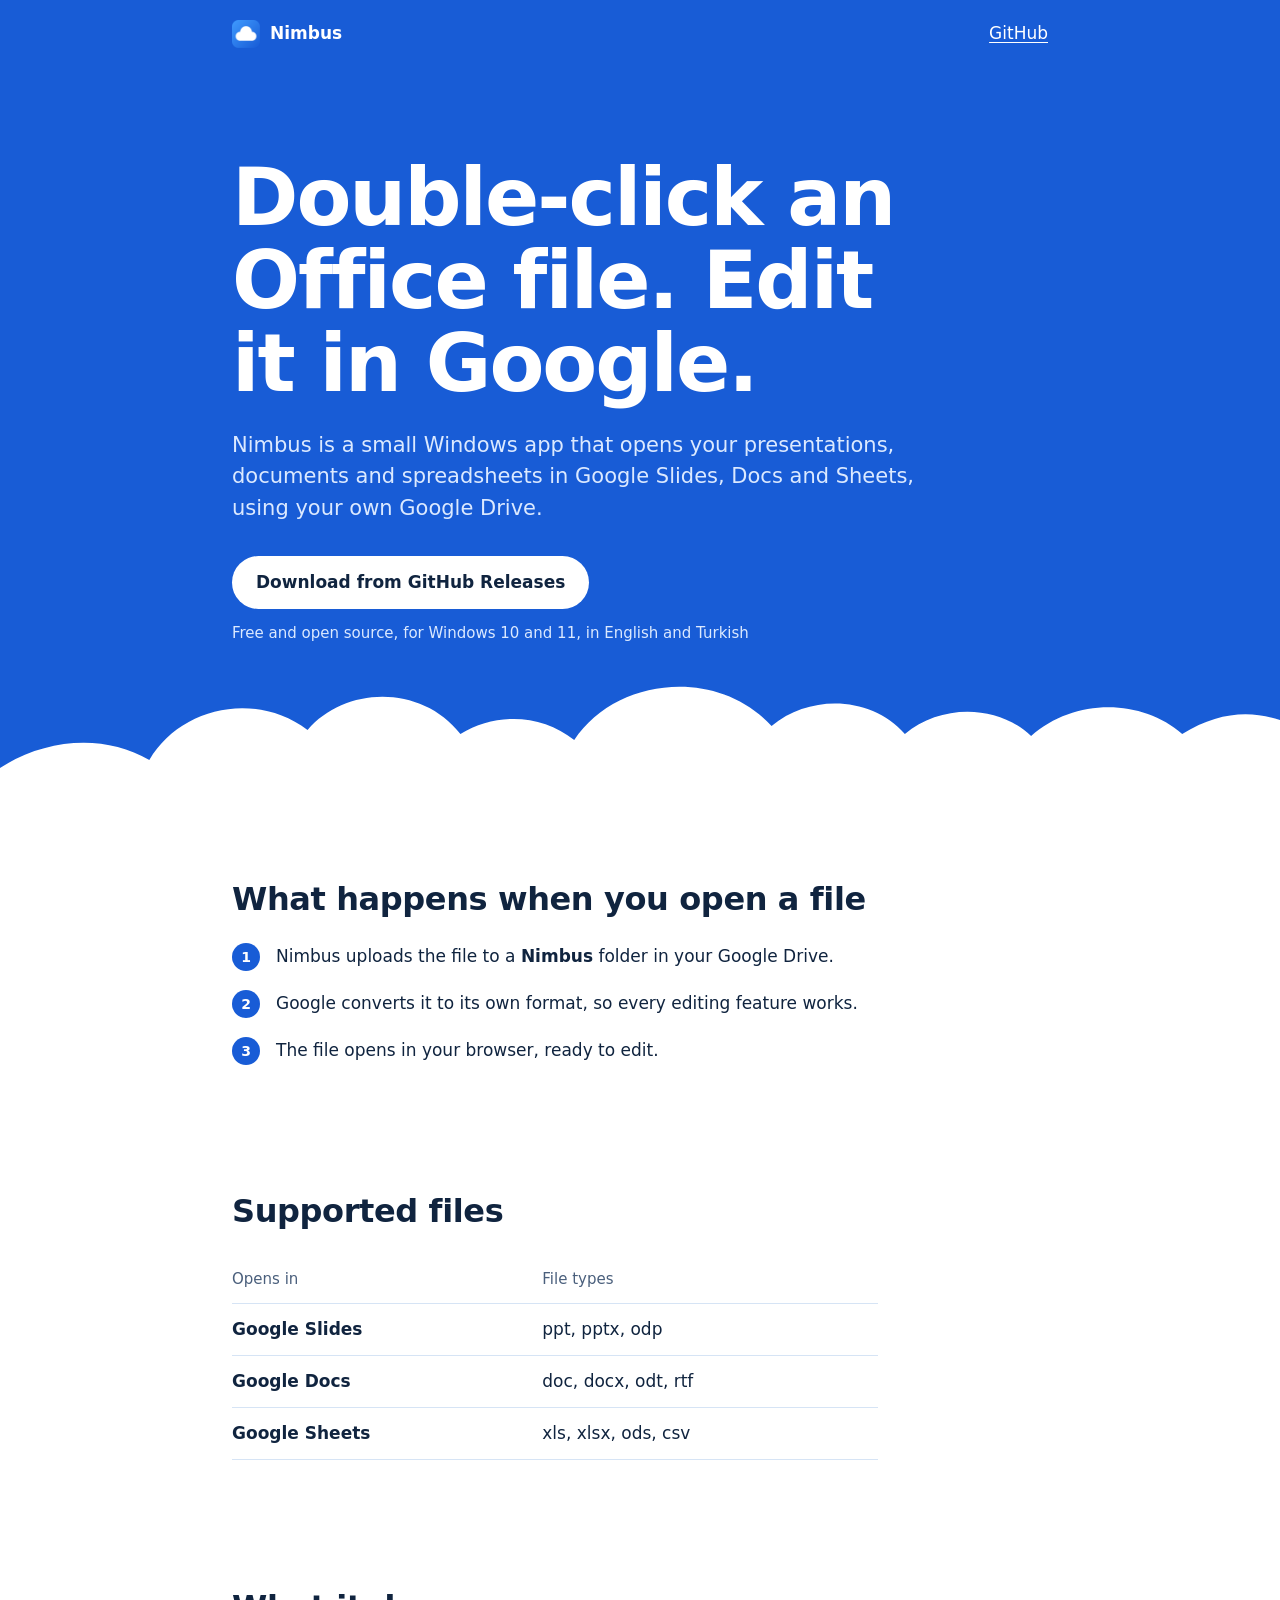
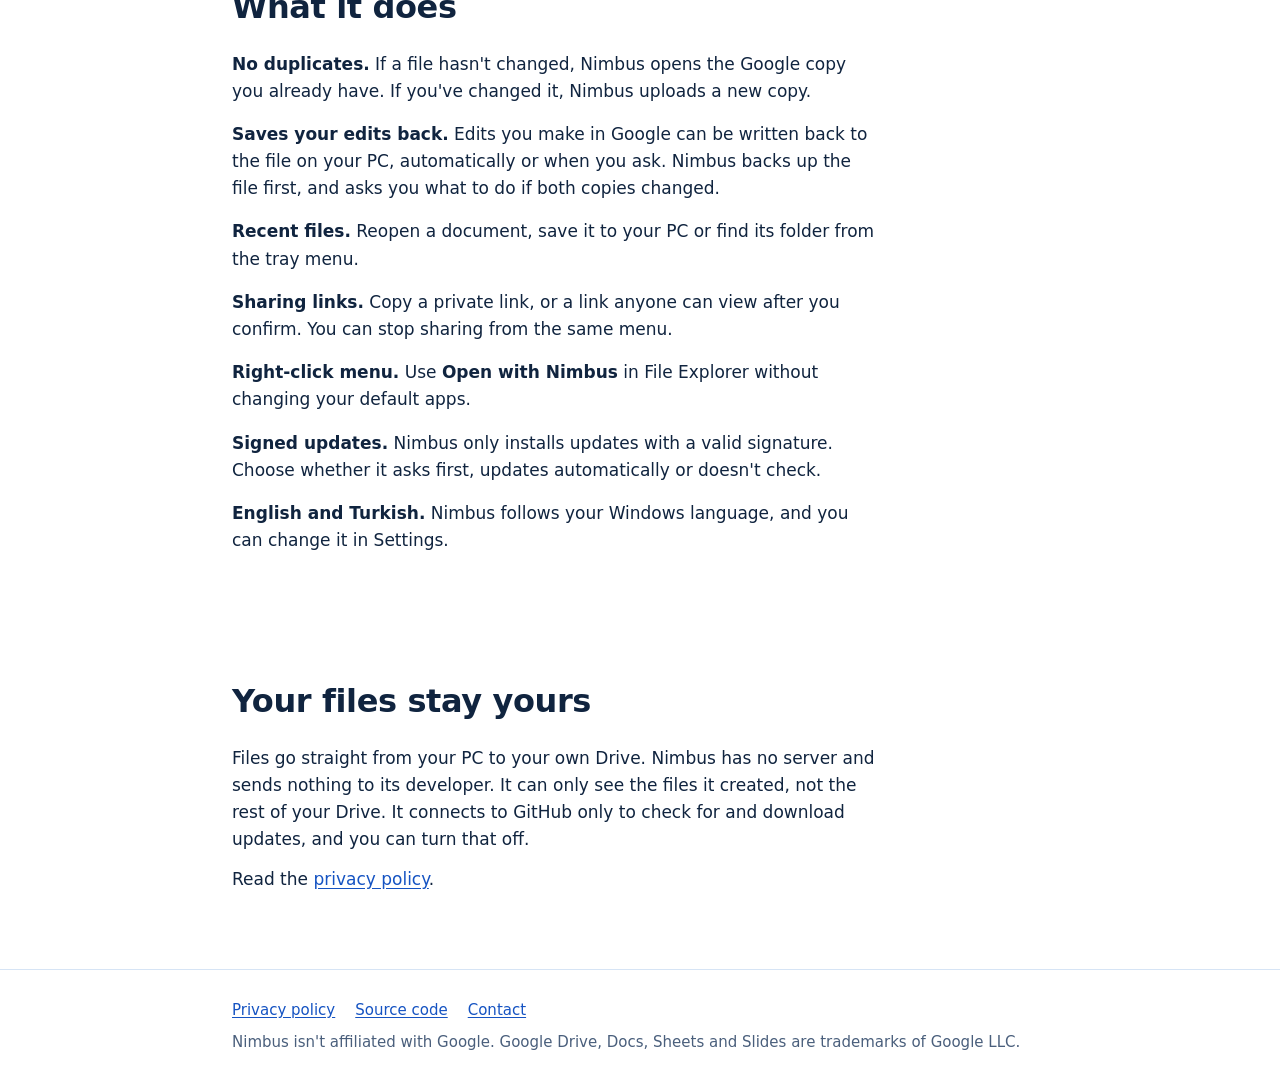
<file: docs/index.html>
<!doctype html>
<html lang="en">
<head>
  <meta charset="utf-8">
  <meta name="viewport" content="width=device-width, initial-scale=1">
  <title>Nimbus: open Office files in Google's editors</title>
  <meta name="description" content="Nimbus is a free Windows app that opens Office files in Google Slides, Docs and Sheets using your own Google Drive.">
  <meta name="theme-color" content="#185cd6">
  <link rel="icon" href="icon.png">
  <link rel="stylesheet" href="style.css">
</head>
<body>
  <div class="sky">
    <header class="wrap bar">
      <a class="brand" href="./"><img src="icon.png" alt="" width="28" height="28">Nimbus</a>
      <a href="https://github.com/ahmetelcin/Nimbus">GitHub</a>
    </header>
    <main>
      <div class="wrap hero">
        <h1>Double-click an Office file. Edit it in Google.</h1>
        <p>Nimbus is a small Windows app that opens your presentations, documents and spreadsheets in Google Slides, Docs and Sheets, using your own Google Drive.</p>
        <div class="actions">
          <a class="download" href="https://github.com/ahmetelcin/Nimbus/releases/latest/download/Nimbus.exe">Download from GitHub Releases</a>
          <span>Free and open source, for Windows 10 and 11, in English and Turkish</span>
        </div>
      </div>
    </main>
  </div>
  <svg class="cloud-edge" viewBox="0 0 1440 132" preserveAspectRatio="none" aria-hidden="true" focusable="false">
    <path d="M0 132V84c52-30 118-34 168-8 34-52 118-70 178-30 42-44 128-46 172 4 40-22 92-20 128 6 46-62 160-74 222-14 44-32 112-30 150 8 40-30 104-30 142 2 48-38 124-38 170-2 40-22 76-24 110-14v96Z"/>
  </svg>

  <section class="section">
    <div class="wrap">
      <h2>What happens when you open a file</h2>
      <ol class="steps">
        <li>Nimbus uploads the file to a <strong>Nimbus</strong> folder in your Google Drive.</li>
        <li>Google converts it to its own format, so every editing feature works.</li>
        <li>The file opens in your browser, ready to edit.</li>
      </ol>
    </div>
  </section>

  <section class="section">
    <div class="wrap">
      <h2>Supported files</h2>
      <table class="types">
        <thead>
          <tr><th scope="col">Opens in</th><th scope="col">File types</th></tr>
        </thead>
        <tbody>
          <tr><th scope="row">Google Slides</th><td>ppt, pptx, odp</td></tr>
          <tr><th scope="row">Google Docs</th><td>doc, docx, odt, rtf</td></tr>
          <tr><th scope="row">Google Sheets</th><td>xls, xlsx, ods, csv</td></tr>
        </tbody>
      </table>
    </div>
  </section>

  <section class="section">
    <div class="wrap">
      <h2>What it does</h2>
      <ul class="features">
        <li><strong>No duplicates.</strong> If a file hasn't changed, Nimbus opens the Google copy you already have. If you've changed it, Nimbus uploads a new copy.</li>
        <li><strong>Saves your edits back.</strong> Edits you make in Google can be written back to the file on your PC, automatically or when you ask. Nimbus backs up the file first, and asks you what to do if both copies changed.</li>
        <li><strong>Recent files.</strong> Reopen a document, save it to your PC or find its folder from the tray menu.</li>
        <li><strong>Sharing links.</strong> Copy a private link, or a link anyone can view after you confirm. You can stop sharing from the same menu.</li>
        <li><strong>Right-click menu.</strong> Use <strong>Open with Nimbus</strong> in File Explorer without changing your default apps.</li>
        <li><strong>Signed updates.</strong> Nimbus only installs updates with a valid signature. Choose whether it asks first, updates automatically or doesn't check.</li>
        <li><strong>English and Turkish.</strong> Nimbus follows your Windows language, and you can change it in Settings.</li>
      </ul>
    </div>
  </section>

  <section class="section">
    <div class="wrap">
      <h2>Your files stay yours</h2>
      <p>Files go straight from your PC to your own Drive. Nimbus has no server and sends nothing to its developer. It can only see the files it created, not the rest of your Drive. It connects to GitHub only to check for and download updates, and you can turn that off.</p>
      <p>Read the <a href="privacy.html">privacy policy</a>.</p>
    </div>
  </section>

  <footer>
    <div class="wrap">
      <nav aria-label="Footer">
        <a href="privacy.html">Privacy policy</a>
        <a href="https://github.com/ahmetelcin/Nimbus">Source code</a>
        <a href="https://github.com/ahmetelcin/Nimbus/issues">Contact</a>
      </nav>
      <p>Nimbus isn't affiliated with Google. Google Drive, Docs, Sheets and Slides are trademarks of Google LLC.</p>
    </div>
  </footer>
</body>
</html>
</file>
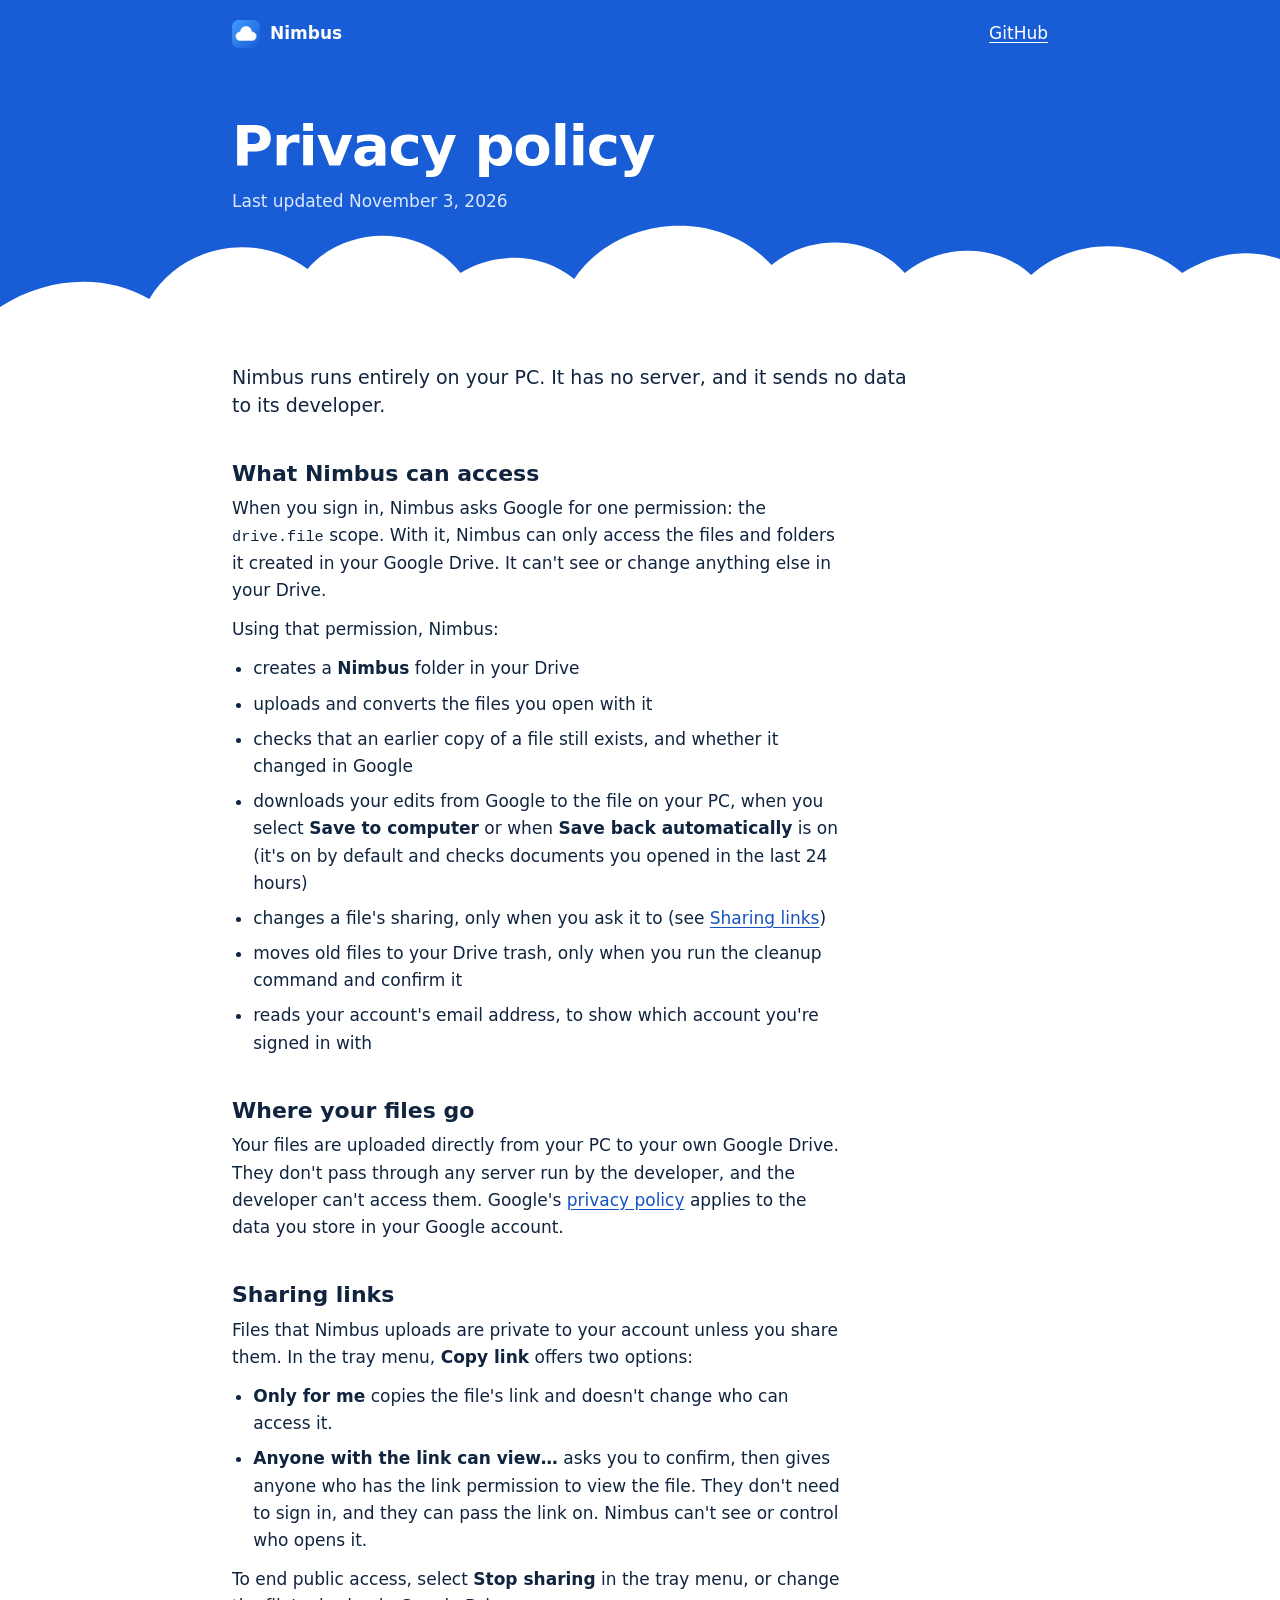
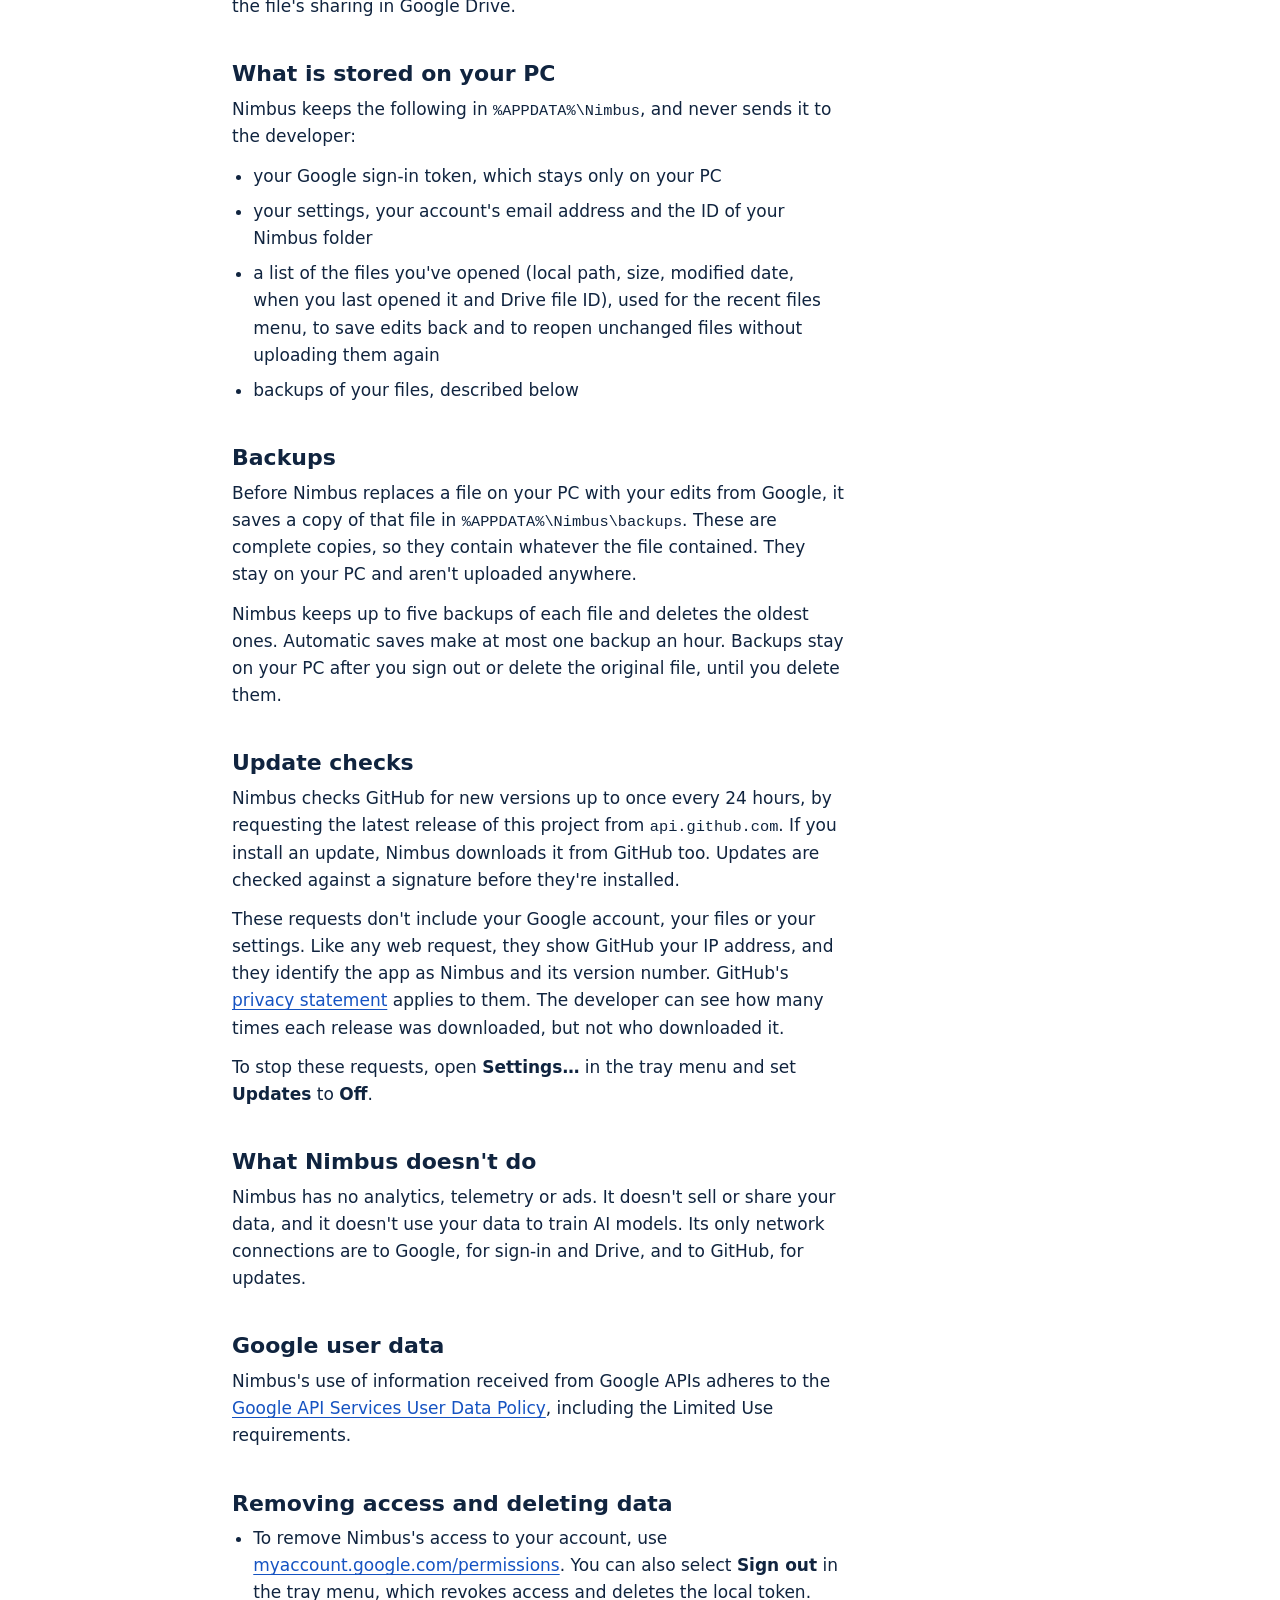
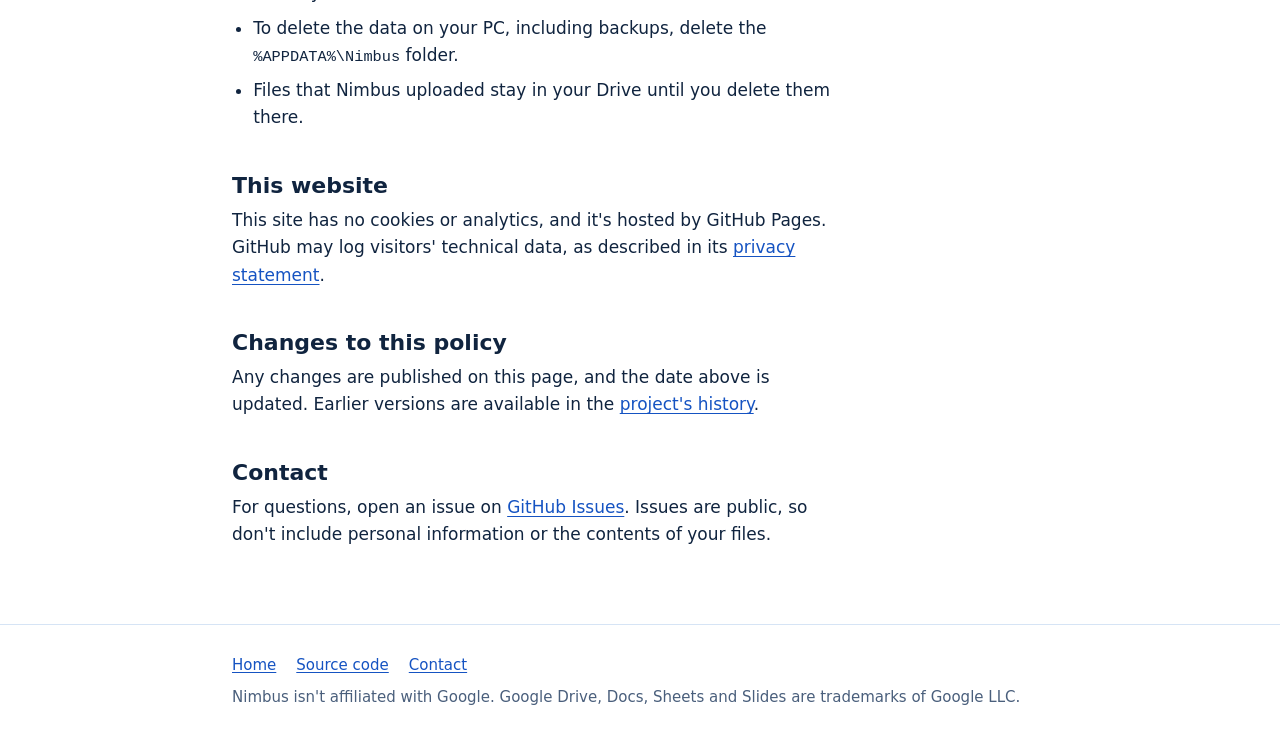
<file: docs/privacy.html>
<!doctype html>
<html lang="en">
<head>
  <meta charset="utf-8">
  <meta name="viewport" content="width=device-width, initial-scale=1">
  <title>Privacy policy | Nimbus</title>
  <meta name="description" content="How Nimbus handles your Google account and files: no server, nothing sent to the developer, and access limited to files it created.">
  <meta name="theme-color" content="#185cd6">
  <link rel="icon" href="icon.png">
  <link rel="stylesheet" href="style.css">
</head>
<body>
  <div class="sky">
    <header class="wrap bar">
      <a class="brand" href="./"><img src="icon.png" alt="" width="28" height="28">Nimbus</a>
      <a href="https://github.com/ahmetelcin/Nimbus">GitHub</a>
    </header>
    <div class="wrap page-title">
      <h1>Privacy policy</h1>
      <p>Last updated November 3, 2026</p>
    </div>
  </div>
  <svg class="cloud-edge" viewBox="0 0 1440 132" preserveAspectRatio="none" aria-hidden="true" focusable="false">
    <path d="M0 132V84c52-30 118-34 168-8 34-52 118-70 178-30 42-44 128-46 172 4 40-22 92-20 128 6 46-62 160-74 222-14 44-32 112-30 150 8 40-30 104-30 142 2 48-38 124-38 170-2 40-22 76-24 110-14v96Z"/>
  </svg>

  <main class="policy">
    <p class="lead">Nimbus runs entirely on your PC. It has no server, and it sends no data to its developer.</p>

    <h2>What Nimbus can access</h2>
    <p>When you sign in, Nimbus asks Google for one permission: the <code>drive.file</code> scope. With it, Nimbus can only access the files and folders it created in your Google Drive. It can't see or change anything else in your Drive.</p>
    <p>Using that permission, Nimbus:</p>
    <ul>
      <li>creates a <strong>Nimbus</strong> folder in your Drive</li>
      <li>uploads and converts the files you open with it</li>
      <li>checks that an earlier copy of a file still exists, and whether it changed in Google</li>
      <li>downloads your edits from Google to the file on your PC, when you select <strong>Save to computer</strong> or when <strong>Save back automatically</strong> is on (it's on by default and checks documents you opened in the last 24 hours)</li>
      <li>changes a file's sharing, only when you ask it to (see <a href="#sharing">Sharing links</a>)</li>
      <li>moves old files to your Drive trash, only when you run the cleanup command and confirm it</li>
      <li>reads your account's email address, to show which account you're signed in with</li>
    </ul>

    <h2>Where your files go</h2>
    <p>Your files are uploaded directly from your PC to your own Google Drive. They don't pass through any server run by the developer, and the developer can't access them. Google's <a href="https://policies.google.com/privacy">privacy policy</a> applies to the data you store in your Google account.</p>

    <h2 id="sharing">Sharing links</h2>
    <p>Files that Nimbus uploads are private to your account unless you share them. In the tray menu, <strong>Copy link</strong> offers two options:</p>
    <ul>
      <li><strong>Only for me</strong> copies the file's link and doesn't change who can access it.</li>
      <li><strong>Anyone with the link can view…</strong> asks you to confirm, then gives anyone who has the link permission to view the file. They don't need to sign in, and they can pass the link on. Nimbus can't see or control who opens it.</li>
    </ul>
    <p>To end public access, select <strong>Stop sharing</strong> in the tray menu, or change the file's sharing in Google Drive.</p>

    <h2>What is stored on your PC</h2>
    <p>Nimbus keeps the following in <code>%APPDATA%\Nimbus</code>, and never sends it to the developer:</p>
    <ul>
      <li>your Google sign-in token, which stays only on your PC</li>
      <li>your settings, your account's email address and the ID of your Nimbus folder</li>
      <li>a list of the files you've opened (local path, size, modified date, when you last opened it and Drive file ID), used for the recent files menu, to save edits back and to reopen unchanged files without uploading them again</li>
      <li>backups of your files, described below</li>
    </ul>

    <h2>Backups</h2>
    <p>Before Nimbus replaces a file on your PC with your edits from Google, it saves a copy of that file in <code>%APPDATA%\Nimbus\backups</code>. These are complete copies, so they contain whatever the file contained. They stay on your PC and aren't uploaded anywhere.</p>
    <p>Nimbus keeps up to five backups of each file and deletes the oldest ones. Automatic saves make at most one backup an hour. Backups stay on your PC after you sign out or delete the original file, until you delete them.</p>

    <h2>Update checks</h2>
    <p>Nimbus checks GitHub for new versions up to once every 24 hours, by requesting the latest release of this project from <code>api.github.com</code>. If you install an update, Nimbus downloads it from GitHub too. Updates are checked against a signature before they're installed.</p>
    <p>These requests don't include your Google account, your files or your settings. Like any web request, they show GitHub your IP address, and they identify the app as Nimbus and its version number. GitHub's <a href="https://docs.github.com/en/site-policy/privacy-policies/github-general-privacy-statement">privacy statement</a> applies to them. The developer can see how many times each release was downloaded, but not who downloaded it.</p>
    <p>To stop these requests, open <strong>Settings…</strong> in the tray menu and set <strong>Updates</strong> to <strong>Off</strong>.</p>

    <h2>What Nimbus doesn't do</h2>
    <p>Nimbus has no analytics, telemetry or ads. It doesn't sell or share your data, and it doesn't use your data to train AI models. Its only network connections are to Google, for sign-in and Drive, and to GitHub, for updates.</p>

    <h2>Google user data</h2>
    <p>Nimbus's use of information received from Google APIs adheres to the <a href="https://developers.google.com/terms/api-services-user-data-policy">Google API Services User Data Policy</a>, including the Limited Use requirements.</p>

    <h2>Removing access and deleting data</h2>
    <ul>
      <li>To remove Nimbus's access to your account, use <a href="https://myaccount.google.com/permissions">myaccount.google.com/permissions</a>. You can also select <strong>Sign out</strong> in the tray menu, which revokes access and deletes the local token.</li>
      <li>To delete the data on your PC, including backups, delete the <code>%APPDATA%\Nimbus</code> folder.</li>
      <li>Files that Nimbus uploaded stay in your Drive until you delete them there.</li>
    </ul>

    <h2>This website</h2>
    <p>This site has no cookies or analytics, and it's hosted by GitHub Pages. GitHub may log visitors' technical data, as described in its <a href="https://docs.github.com/en/site-policy/privacy-policies/github-general-privacy-statement">privacy statement</a>.</p>

    <h2>Changes to this policy</h2>
    <p>Any changes are published on this page, and the date above is updated. Earlier versions are available in the <a href="https://github.com/ahmetelcin/Nimbus/commits/main/docs/privacy.html">project's history</a>.</p>

    <h2>Contact</h2>
    <p>For questions, open an issue on <a href="https://github.com/ahmetelcin/Nimbus/issues">GitHub Issues</a>. Issues are public, so don't include personal information or the contents of your files.</p>
  </main>

  <footer>
    <div class="wrap">
      <nav aria-label="Footer">
        <a href="./">Home</a>
        <a href="https://github.com/ahmetelcin/Nimbus">Source code</a>
        <a href="https://github.com/ahmetelcin/Nimbus/issues">Contact</a>
      </nav>
      <p>Nimbus isn't affiliated with Google. Google Drive, Docs, Sheets and Slides are trademarks of Google LLC.</p>
    </div>
  </footer>
</body>
</html>
</file>
<file: docs/style.css>
:root {
  color-scheme: light dark;
  --sky: #185cd6;
  --on-sky: #ffffff;
  --on-sky-soft: #dbe9ff;
  --bg: #ffffff;
  --ink: #10243f;
  --muted: #4a5f7c;
  --line: #d6e4f5;
  --link: #1553c2;
  --font: "Segoe UI Variable Text", "Segoe UI", system-ui, -apple-system, "Helvetica Neue", Arial, sans-serif;
  --font-display: "Segoe UI Variable Display", "Segoe UI", system-ui, -apple-system, "Helvetica Neue", Arial, sans-serif;
  --gutter: clamp(20px, 6vw, 72px);
  --page: 960px;
}

@media (prefers-color-scheme: dark) {
  :root {
    --sky: #134aae;
    --on-sky-soft: #d3e3ff;
    --bg: #0e1b2e;
    --ink: #e6f0ff;
    --muted: #a5b8d2;
    --line: #2a3d59;
    --link: #8dbcff;
  }
}

* {
  box-sizing: border-box;
}

html {
  -webkit-text-size-adjust: 100%;
}

body {
  margin: 0;
  background: var(--bg);
  color: var(--ink);
  font-family: var(--font);
  font-size: 1.0625rem;
  line-height: 1.6;
}

a {
  color: var(--link);
  text-underline-offset: 0.15em;
}

:focus-visible {
  outline: 3px solid currentColor;
  outline-offset: 3px;
  border-radius: 2px;
}

.wrap {
  max-width: var(--page);
  margin-inline: auto;
  padding-inline: var(--gutter);
}

/* Site header */

.bar {
  display: flex;
  align-items: center;
  justify-content: space-between;
  gap: 16px;
  padding-block: 20px;
}

.brand {
  display: inline-flex;
  align-items: center;
  gap: 10px;
  color: inherit;
  font-weight: 600;
  text-decoration: none;
}

.brand img {
  display: block;
  width: 28px;
  height: 28px;
}

.bar a:not(.brand) {
  color: inherit;
}

/* Sky band: its lower edge is the cloud */

.sky {
  background: var(--sky);
  color: var(--on-sky);
}

.sky a:focus-visible {
  outline-color: var(--on-sky);
}

.hero {
  padding-block: clamp(40px, 8vw, 88px) clamp(24px, 4vw, 40px);
}

.hero h1 {
  max-width: 13em;
  margin: 0;
  font-family: var(--font-display);
  font-size: clamp(2.5rem, 7.4vw, 5rem);
  font-weight: 650;
  line-height: 1.04;
  letter-spacing: -0.025em;
  text-wrap: balance;
}

.hero p {
  max-width: 34em;
  margin: 24px 0 0;
  color: var(--on-sky-soft);
  font-size: clamp(1.125rem, 2.2vw, 1.3125rem);
  line-height: 1.5;
}

.actions {
  display: flex;
  flex-wrap: wrap;
  align-items: center;
  gap: 12px 20px;
  margin-top: 32px;
}

.download {
  display: inline-block;
  padding: 13px 24px;
  border-radius: 999px;
  background: var(--on-sky);
  color: #10243f;
  font-weight: 600;
  text-decoration: none;
}

.download:hover {
  background: var(--on-sky-soft);
}

.actions span {
  color: var(--on-sky-soft);
  font-size: 0.9375rem;
}

.cloud-edge {
  display: block;
  width: 100%;
  height: clamp(56px, 11vw, 132px);
  margin-top: -1px;
  background: var(--sky);
  fill: var(--bg);
}

/* Home sections */

.section {
  padding-block: clamp(32px, 6vw, 64px);
}

.section h2 {
  margin: 0 0 24px;
  font-family: var(--font-display);
  font-size: clamp(1.5rem, 3.4vw, 2rem);
  font-weight: 600;
  line-height: 1.2;
  letter-spacing: -0.012em;
}

.section > .wrap > p {
  max-width: 38em;
  margin: 0 0 12px;
}

.features {
  max-width: 38em;
  margin: 0;
  padding: 0;
  list-style: none;
}

.features li {
  padding-bottom: 16px;
}

.features li:last-child {
  padding-bottom: 0;
}

.steps {
  max-width: 38em;
  margin: 0;
  padding: 0;
  list-style: none;
  counter-reset: step;
}

.steps li {
  position: relative;
  padding: 0 0 20px 44px;
  counter-increment: step;
}

.steps li:last-child {
  padding-bottom: 0;
}

.steps li::before {
  content: counter(step);
  position: absolute;
  top: 0;
  left: 0;
  width: 28px;
  height: 28px;
  border-radius: 50%;
  background: var(--sky);
  color: var(--on-sky);
  font-size: 0.875rem;
  font-weight: 600;
  line-height: 28px;
  text-align: center;
}

.types {
  width: 100%;
  max-width: 38em;
  border-collapse: collapse;
}

.types th,
.types td {
  padding: 12px 16px 12px 0;
  border-bottom: 1px solid var(--line);
  text-align: left;
  vertical-align: baseline;
}

.types thead th {
  color: var(--muted);
  font-size: 0.9375rem;
  font-weight: 400;
}

.types tbody th {
  font-weight: 600;
  white-space: nowrap;
}

/* Long-form policy page */

.page-title {
  padding-block: clamp(20px, 5vw, 48px) 8px;
}

.page-title h1 {
  margin: 0;
  font-family: var(--font-display);
  font-size: clamp(2.25rem, 6vw, 3.5rem);
  font-weight: 650;
  line-height: 1.08;
  letter-spacing: -0.02em;
}

.page-title p {
  margin: 12px 0 0;
  color: var(--on-sky-soft);
}

.policy {
  max-width: var(--page);
  margin-inline: auto;
  padding: 8px var(--gutter) clamp(32px, 6vw, 64px);
}

.policy > * {
  max-width: 36em;
}

.policy .lead {
  margin: 0 0 8px;
  font-size: 1.1875rem;
  line-height: 1.5;
}

.policy h2 {
  margin: 40px 0 8px;
  font-family: var(--font-display);
  font-size: 1.375rem;
  font-weight: 600;
  line-height: 1.25;
}

.policy p,
.policy ul {
  margin: 0 0 12px;
}

.policy ul {
  padding-left: 1.25em;
}

.policy li {
  margin-bottom: 8px;
}

.policy code,
.section code {
  font-family: "Cascadia Mono", Consolas, ui-monospace, monospace;
  font-size: 0.9em;
  overflow-wrap: anywhere;
}

/* Footer */

footer {
  border-top: 1px solid var(--line);
  color: var(--muted);
  font-size: 0.9375rem;
}

footer .wrap {
  padding-block: 28px;
}

footer nav {
  display: flex;
  flex-wrap: wrap;
  gap: 8px 20px;
  margin-bottom: 8px;
}

footer p {
  margin: 0;
}
</file>
